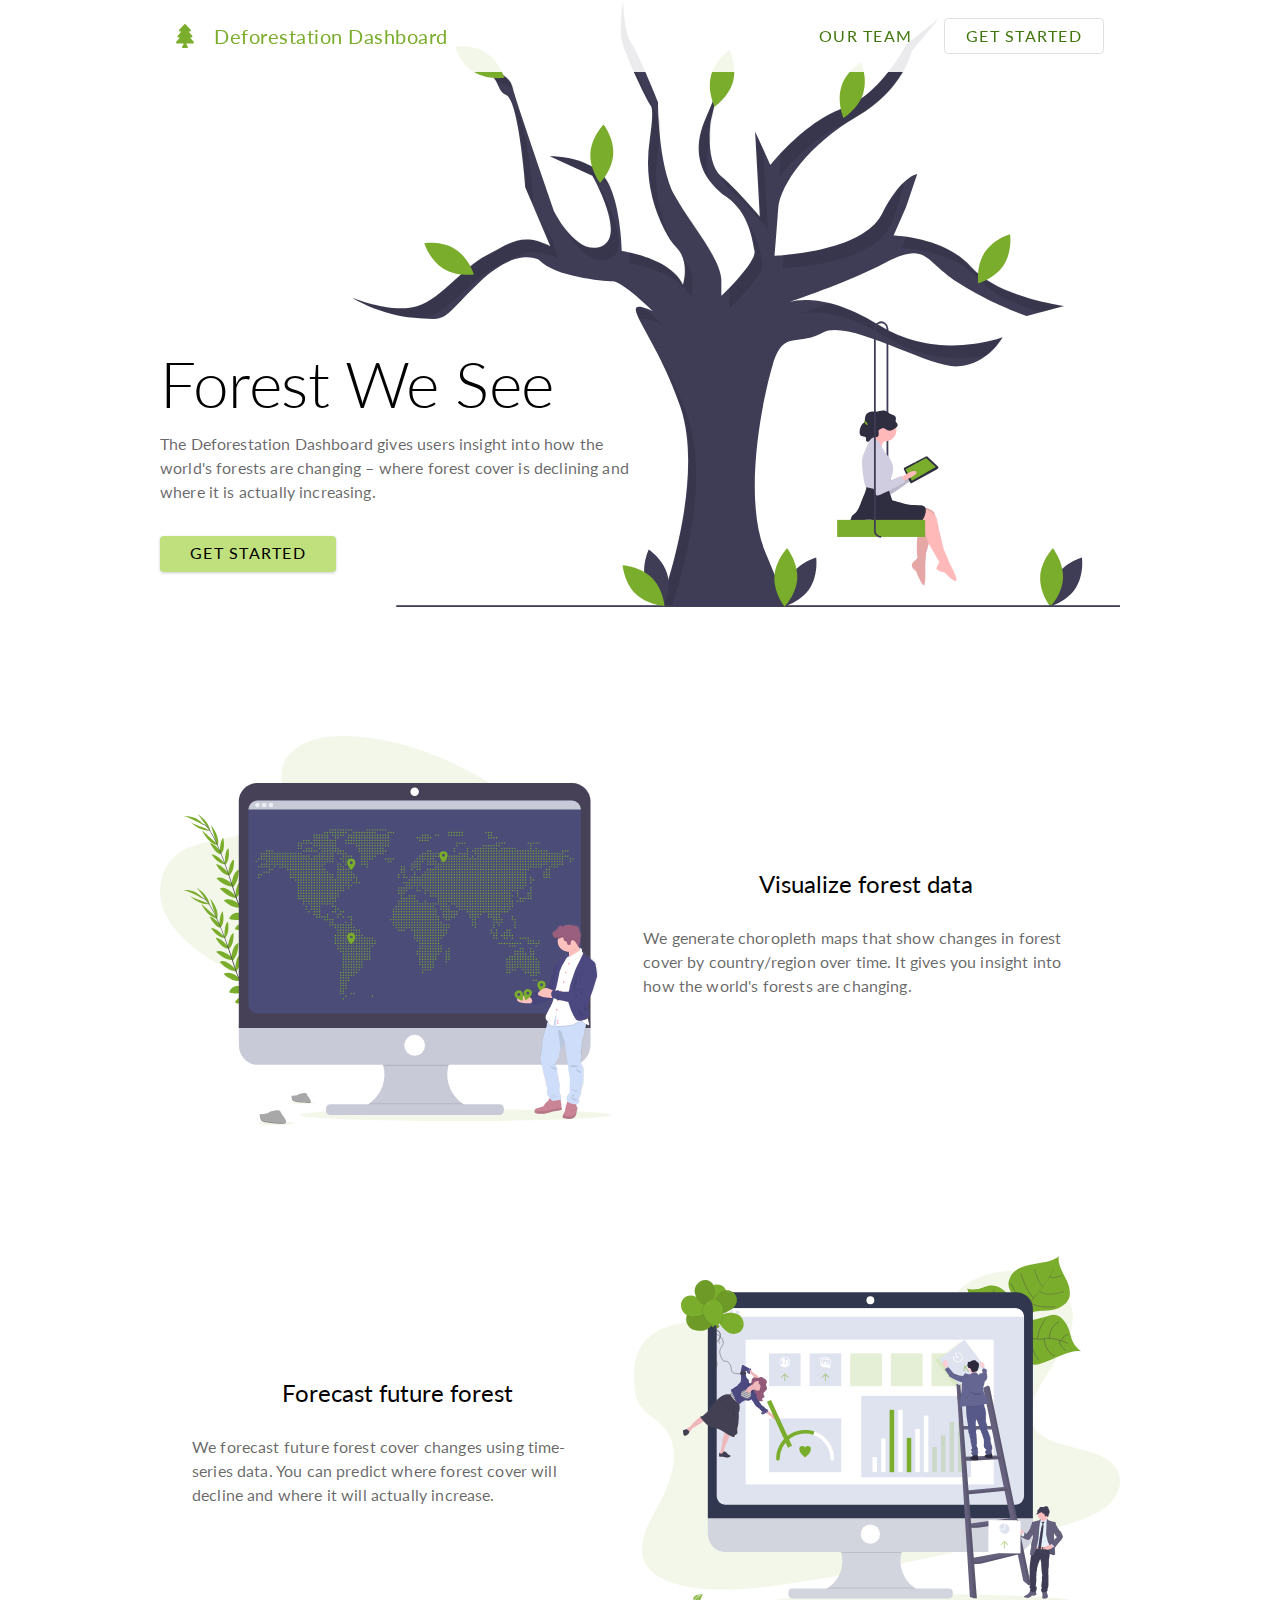
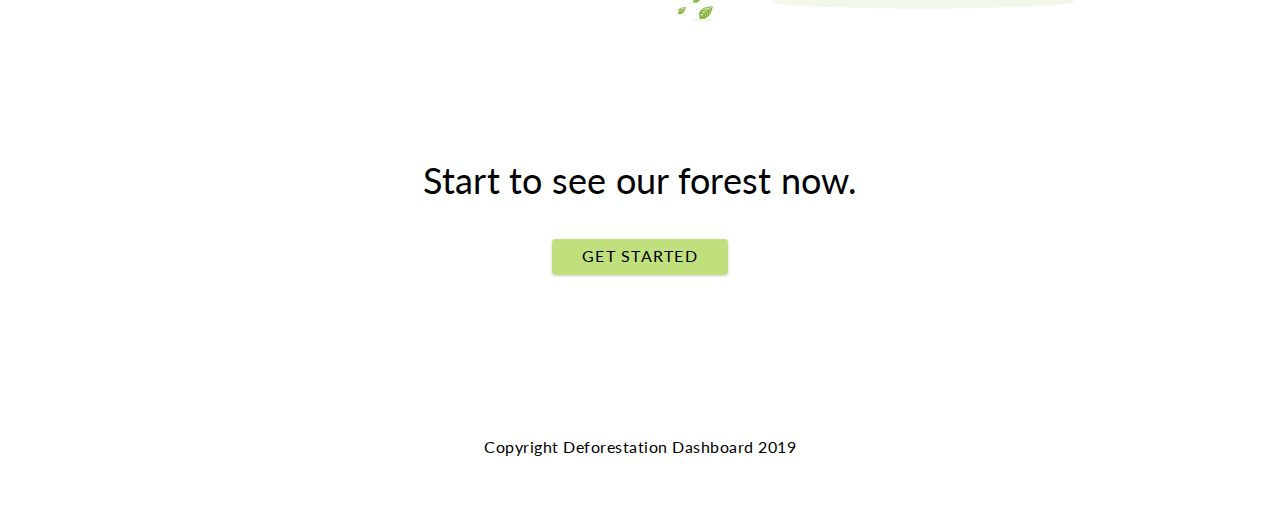
<file: index.html>
<!DOCTYPE html>

<html lang="en">
<head>
    <meta charset="UTF-8">
    <meta name="viewport" content="width=device-width, initial-scale=1.0">
    <meta http-equiv="X-UA-Compatible" content="ie=edge">
    <title>Deforestation Dashboard</title>
    <link href="css/index.css" rel="stylesheet">
    <link href="https://fonts.googleapis.com/css?family=Lato:100,100i,300,300i,400,400i,700,700i,900,900i&display=swap" rel="stylesheet">
</head>
<body>
    <div class="nav">
        <nav class="container">
          <a href="#" class="logo"> <img src="img/tree-solid.svg" alt="logo"> <p>Deforestation Dashboard</p></a>
          <div>
            <a href="teamPage.html">OUR TEAM</a>
            <a href="https://client.nicholasgebhart.now.sh/" class="secdBtn">GET STARTED</a>
          </div>
        </nav>
    </div>

    <div class="container home">
        <section class="hero-section">
          <h2>Forest We See</h2>
          <p class="subTitle">The Deforestation Dashboard gives users insight into how the world's forests are changing – where forest cover is declining and where it is actually increasing.</p>
          <a href="https://client.nicholasgebhart.now.sh/">GET STARTED</a>
        </section>

        <section class="content-section inverse-content">
          <div class="img-content">
              <img src="img/undraw_world_9iqb.svg" alt="World">
          </div>
          <div class="text-content">
            <h5>Visualize forest data</h5>
            <p class="subTitle">We generate choropleth maps that show changes in forest cover by country/region over time. It gives you insight into how the world's forests are changing.</p> 
          </div>
        </section>

        <section class="content-section">
            <div class="text-content">
              <h5>Forecast future forest</h5>
              <p class="subTitle">We forecast future forest cover changes using time-series data. You can predict where forest cover will decline and where it will actually increase.</p> 
            </div>
            <div class="img-content">
              <img src="img/undraw_data_trends_b0wg.svg" alt="DataTrends">
            </div>
        </section>

        <section class="cta-section">
            <h4>Start to see our forest now.</h4>
            <a href="#">GET STARTED</a>
        </section>
    </div>
    
    <footer class="footer">
    <p>Copyright Deforestation Dashboard 2019</p>
    </footer>
</body>
</html>
</file>
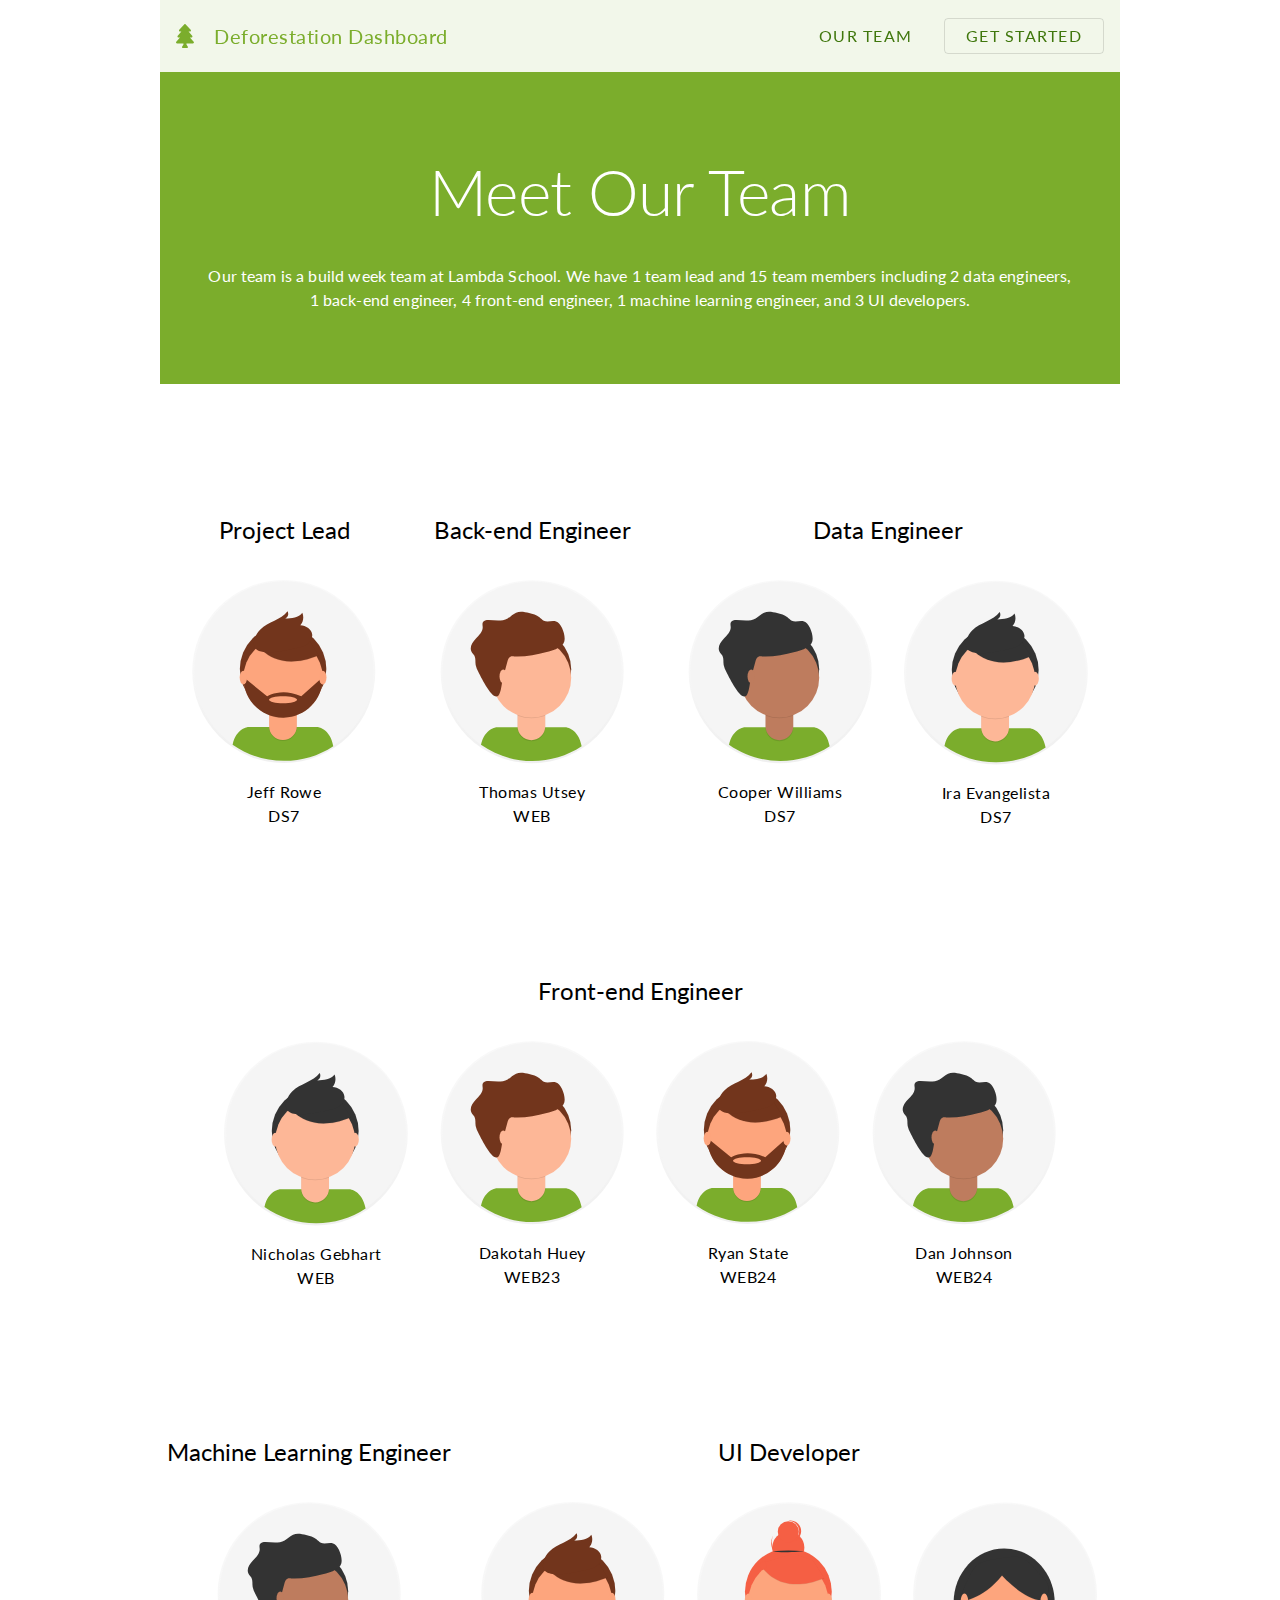
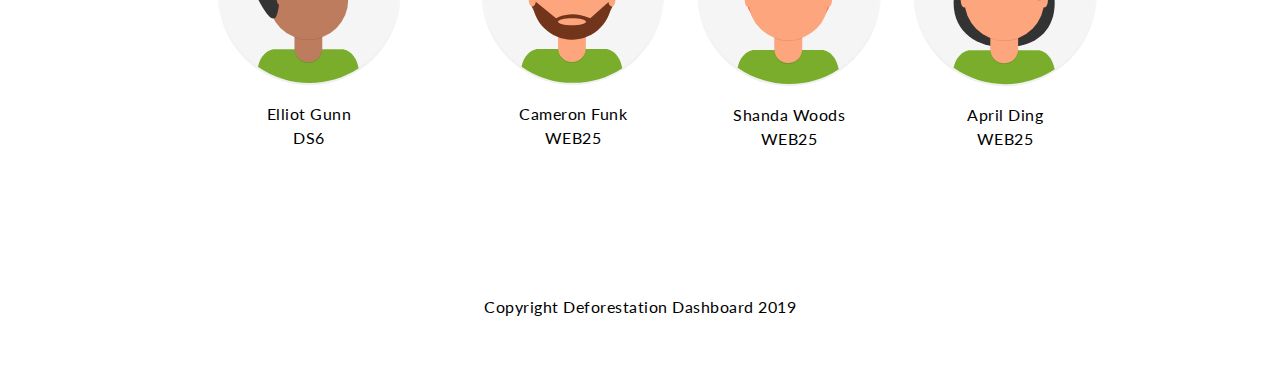
<file: teamPage.html>
<!DOCTYPE html>

<html lang="en">
<head>
    <meta charset="UTF-8">
    <meta name="viewport" content="width=device-width, initial-scale=1.0">
    <meta http-equiv="X-UA-Compatible" content="ie=edge">
    <title>Deforestation Dashboard</title>
    <link href="css/index.css" rel="stylesheet">
    <link href="https://fonts.googleapis.com/css?family=Lato:100,100i,300,300i,400,400i,700,700i,900,900i&display=swap" rel="stylesheet">
</head>
<body>
    <div class="nav">
        <nav class="container">
          <a href="index.html" class="logo"> <img src="img/tree-solid.svg" alt="logo"> <p>Deforestation Dashboard</p></a>
          <div>
            <a href="#">OUR TEAM</a>
            <a href="https://client.nicholasgebhart.now.sh/" class="secdBtn">GET STARTED</a>
          </div>
        </nav>
    </div>

    <div class="container teamPage">
        <section class="hero-section">
          <h2>Meet Our Team</h2>
          <p class="subTitle">Our team is a build week team at Lambda School. We have 1 team lead and 15 team members including 2 data engineers, 1 back-end engineer, 4 front-end engineer, 1 machine learning engineer, and 3 UI developers.</p>
        </section>

        <section class="content-section">
          <div class="card-content">
            <div>
                <h5>Project Lead</h5>
                <div class="card-row">
                    <div class="card">
                        <img src="img/Avatar1.svg" alt="avatar">
                        <p>Jeff Rowe</p>
                        <p>DS7</p>
                    </div>
                </div> 
            </div>
            <div>
                <h5>Back-end Engineer</h5>
                <div class="card-row">
                    <div class="card">
                        <img src="img/Avatar4.svg" alt="avatar">
                        <p>Thomas Utsey</p>
                        <p>WEB</p>
                    </div>
                </div>
            </div>
            <div>
                <h5>Data Engineer</h5>
                <div class="card-row">
                    <div class="card">
                        <img src="img/Avatar2.svg" alt="avatar">
                        <p>Cooper Williams</p>
                        <p>DS7</p>
                    </div>
                    <div class="card">
                        <img src="img/Avatar3.svg" alt="avatar">
                        <p>Ira Evangelista</p>
                        <p>DS7</p>
                    </div>
                </div>
            </div>
                
            </div>
        </section>

        <section class="content-section">
            <h5>Front-end Engineer</h5>
            <div class="card-content">
                <div class="card-row">
                    <div class="wrap">
                    <div class="card">
                        <img src="img/Avatar3.svg" alt="avatar">
                        <p>Nicholas Gebhart</p>
                        <p>WEB</p>
                    </div>
                    <div class="card">
                        <img src="img/Avatar4.svg" alt="avatar">
                        <p>Dakotah Huey</p>
                        <p>WEB23</p>
                    </div>
                    </div>
                    <div class="wrap">
                    <div class="card">
                        <img src="img/Avatar1.svg" alt="avatar">
                        <p>Ryan State</p>
                        <p>WEB24</p>
                    </div>
                    <div class="card">
                        <img src="img/Avatar2.svg" alt="avatar">
                        <p>Dan Johnson</p>
                        <p>WEB24</p>
                    </div>
                    </div>
                </div>
            </div>
        </section>

        <section class="content-section">
            <div class="card-content">
                <div>
                    <h5>Machine Learning Engineer</h5>
                    <div class="card-row">
                        <div class="card">
                            <img src="img/Avatar2.svg" alt="avatar">
                            <p>Elliot Gunn</p>
                            <p>DS6</p>
                        </div>
                    </div>
                </div>
                <div>
                <h5>UI Developer</h5>
                    <div class="card-row">
                        <div class="card">
                            <img src="img/Avatar1.svg" alt="avatar">
                            <p>Cameron Funk</p>
                            <p>WEB25</p>
                        </div>
                        <div class="card">
                            <img src="img/Avatar5.svg" alt="avatar">
                            <p>Shanda Woods</p>
                            <p>WEB25</p>
                        </div>
                        <div class="card">
                            <img src="img/Avatar6.svg" alt="avatar">
                            <p>April Ding</p>
                            <p>WEB25</p>
                        </div>
                    </div>
                </div>
            </div>
        </section>

    </div>
    
    <footer class="footer">
    <p>Copyright Deforestation Dashboard 2019</p>
    </footer>
</body>
</html>
</file>
<file: css/index.css>
html,
body,
div,
span,
applet,
object,
iframe,
h1,
h2,
h3,
h4,
h5,
h6,
p,
blockquote,
pre,
a,
abbr,
acronym,
address,
big,
cite,
code,
del,
dfn,
em,
img,
ins,
kbd,
q,
s,
samp,
small,
strike,
strong,
sub,
sup,
tt,
var,
b,
u,
i,
center,
dl,
dt,
dd,
ol,
ul,
li,
fieldset,
form,
label,
legend,
table,
caption,
tbody,
tfoot,
thead,
tr,
th,
td,
article,
aside,
canvas,
details,
embed,
figure,
figcaption,
footer,
header,
hgroup,
menu,
nav,
output,
ruby,
section,
summary,
time,
mark,
audio,
video {
  margin: 0;
  padding: 0;
  border: 0;
  font-size: 100%;
  font: inherit;
  vertical-align: baseline;
}
/* HTML5 display-role reset for older browsers */
article,
aside,
details,
figcaption,
figure,
footer,
header,
hgroup,
menu,
nav,
section {
  display: block;
}
body {
  line-height: 1;
}
ol,
ul {
  list-style: none;
}
blockquote,
q {
  quotes: none;
}
blockquote:before,
blockquote:after,
q:before,
q:after {
  content: '';
  content: none;
}
table {
  border-collapse: collapse;
  border-spacing: 0;
}
* {
  box-sizing: border-box;
}
p,
a,
h1,
h2,
h3,
h4,
h5,
h6 {
  font-family: 'Lato', 'sans-serif';
  color: black;
  line-height: 1.5;
  font-weight: 400;
}
p {
  font-size: 1rem;
  letter-spacing: 0.5px;
}
.subTitle {
  letter-spacing: 0.15px;
  color: rgba(0, 0, 0, 0.6);
}
h1 {
  font-size: 6.4rem;
  font-weight: 300;
  letter-spacing: -1.5px;
}
h2 {
  font-size: 4rem;
  font-weight: 300;
  letter-spacing: -0.5px;
}
h3 {
  font-size: 3rem;
  letter-spacing: 0;
}
h4 {
  font-size: 2.25rem;
  letter-spacing: 0.25px;
}
h5 {
  font-size: 1.5rem;
  letter-spacing: 0;
}
h6 {
  font-size: 1.25rem;
  letter-spacing: 0.25px;
}
img {
  max-width: 100%;
  height: auto;
}
.container {
  max-width: 1024px;
  width: 100%;
  margin: 0 auto;
  padding: 0 2rem 0 2rem;
}
section {
  margin-bottom: 8rem;
}
.nav {
  position: fixed;
  height: 4.5rem;
  background-color: rgba(255, 255, 255, 0.9);
  width: 100%;
}
@media (max-width:900px) {
  .nav {
    height: 9rem;
  }
}
nav {
  display: flex;
  justify-content: space-between;
  align-items: center;
  height: 100%;
}
@media (max-width:900px) {
  nav {
    flex-direction: column;
    padding: 2rem;
    justify-content: space-around;
  }
}
nav a {
  text-decoration: none;
  color: #40770D;
  margin: 0 1rem;
  letter-spacing: 1.25px;
}
nav div {
  display: flex;
  align-items: center;
}
nav .logo {
  display: flex;
  align-items: center;
}
nav .logo p {
  padding-left: 1.25rem;
  color: #7BAD2C;
  font-size: 1.25rem;
}
nav .secdBtn {
  text-decoration: none;
  text-align: center;
  color: #40770D;
  letter-spacing: 1.25px;
  width: 10rem;
  height: 2.25rem;
  border-radius: 4px;
  border: 1px solid rgba(0, 0, 0, 0.12);
  padding: 0.55rem 0 0.75rem 0;
  line-height: 1;
}
footer p {
  text-align: center;
  margin: 3rem 0;
}
.home .hero-section {
  height: 38rem;
  background-image: url(../img/undraw_Tree_swing_646s.svg);
  background-repeat: no-repeat;
  background-position: right top;
  background-size: 80%;
  padding-top: 10%;
  display: flex;
  flex-direction: column;
}
@media (max-width:900px) {
  .home .hero-section {
    background-position: 20rem top;
    height: auto;
  }
}
.home .hero-section h2 {
  margin-top: 25%;
}
.home .hero-section p {
  width: 50%;
}
@media (max-width:900px) {
  .home .hero-section p {
    width: 75%;
  }
}
@media (max-width:600px) {
  .home .hero-section p {
    width: 100%;
  }
}
.home .hero-section a {
  text-decoration: none;
  text-align: center;
  color: black;
  letter-spacing: 1.25px;
  width: 11rem;
  height: 2.25rem;
  border-radius: 4px;
  background-color: #C0E07E;
  box-shadow: 0px 1px 3px rgba(0, 0, 0, 0.2);
  padding: 0.55rem 0 0.75rem 0;
  line-height: 1;
  margin-top: 2rem;
}
.home .content-section {
  display: flex;
  justify-content: space-between;
  align-items: center;
}
@media (max-width:900px) {
  .home .content-section {
    flex-direction: column;
  }
}
.home .content-section .text-content {
  width: 100%;
  margin: 2rem;
}
@media (max-width:900px) {
  .home .content-section .text-content {
    width: 80%;
  }
}
.home .content-section .text-content h5 {
  text-align: center;
}
.home .content-section .text-content p {
  margin-top: 1.5rem;
}
@media (max-width:900px) {
  .home .content-section .text-content p {
    text-align: center;
  }
}
@media (max-width:900px) {
  .home .content-section .img-content {
    width: 75%;
    margin: 0 auto;
  }
}
@media (max-width:600px) {
  .home .content-section .img-content {
    width: 100%;
  }
}
@media (max-width:900px) {
  .home .inverse-content {
    flex-direction: column-reverse;
  }
}
.home .cta-section {
  display: flex;
  flex-direction: column;
}
.home .cta-section h4 {
  text-align: center;
}
.home .cta-section a {
  text-decoration: none;
  text-align: center;
  color: black;
  letter-spacing: 1.25px;
  width: 11rem;
  height: 2.25rem;
  border-radius: 4px;
  background-color: #C0E07E;
  box-shadow: 0px 1px 3px rgba(0, 0, 0, 0.2);
  padding: 0.55rem 0 0.75rem 0;
  line-height: 1;
  margin: 2rem auto;
}
.teamPage .hero-section {
  background-color: #7BAD2C;
}
@media (max-width:900px) {
  .teamPage .hero-section {
    padding-top: 15%;
  }
}
.teamPage .hero-section h2 {
  color: white;
  text-align: center;
  padding-top: 15%;
}
.teamPage .hero-section p {
  color: white;
  text-align: center;
  padding: 2.5% 5% 7.5% 5%;
}
.teamPage .content-section p,
.teamPage .content-section h5 {
  text-align: center;
}
.teamPage .content-section img {
  margin: 1rem auto;
  width: 11.5rem;
}
.teamPage .content-section .card-content {
  display: flex;
  justify-content: space-around;
  flex-wrap: wrap;
}
.teamPage .content-section .card-content .card-row {
  display: flex;
  justify-content: center;
  flex-wrap: wrap;
}
.teamPage .content-section .card-content .card-row .wrap {
  display: flex;
  justify-content: space-between;
}
.teamPage .content-section .card-content .card {
  padding: 1rem 1rem;
  display: flex;
  flex-direction: column;
}
</file>
